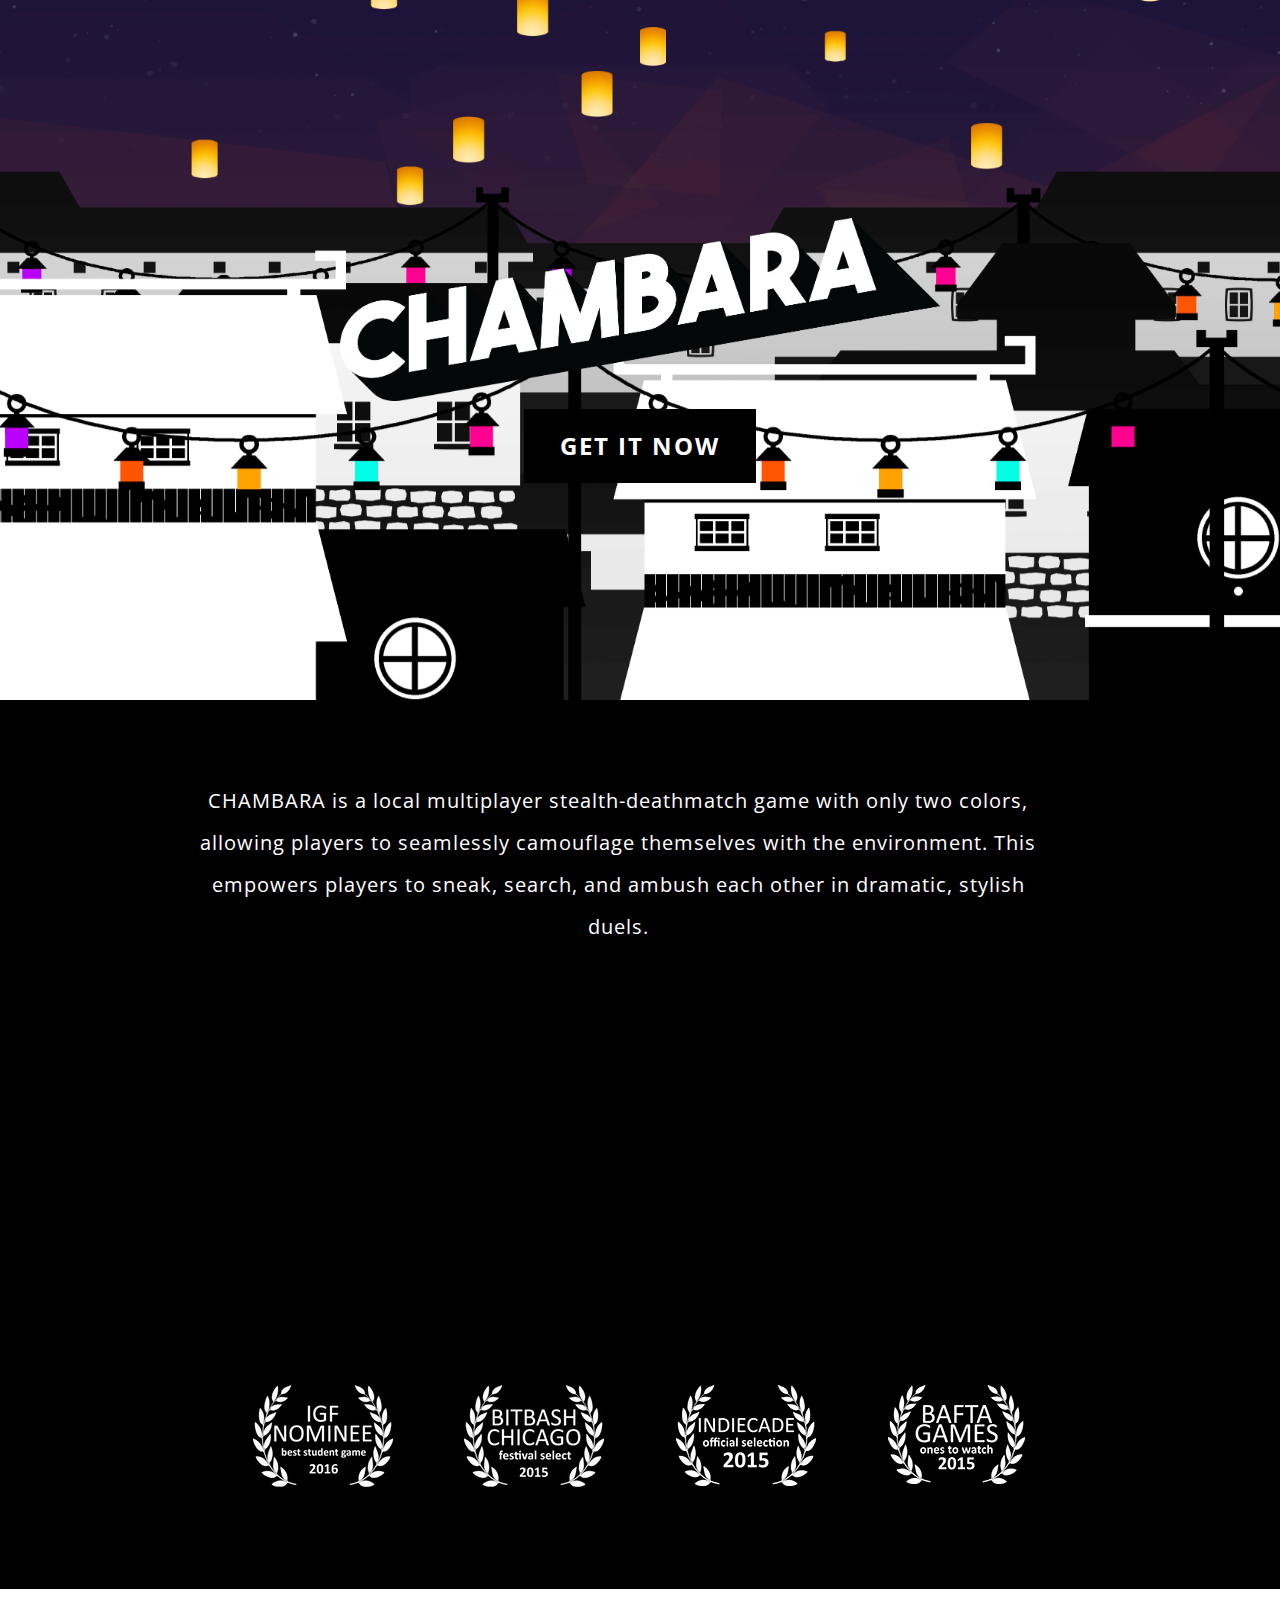
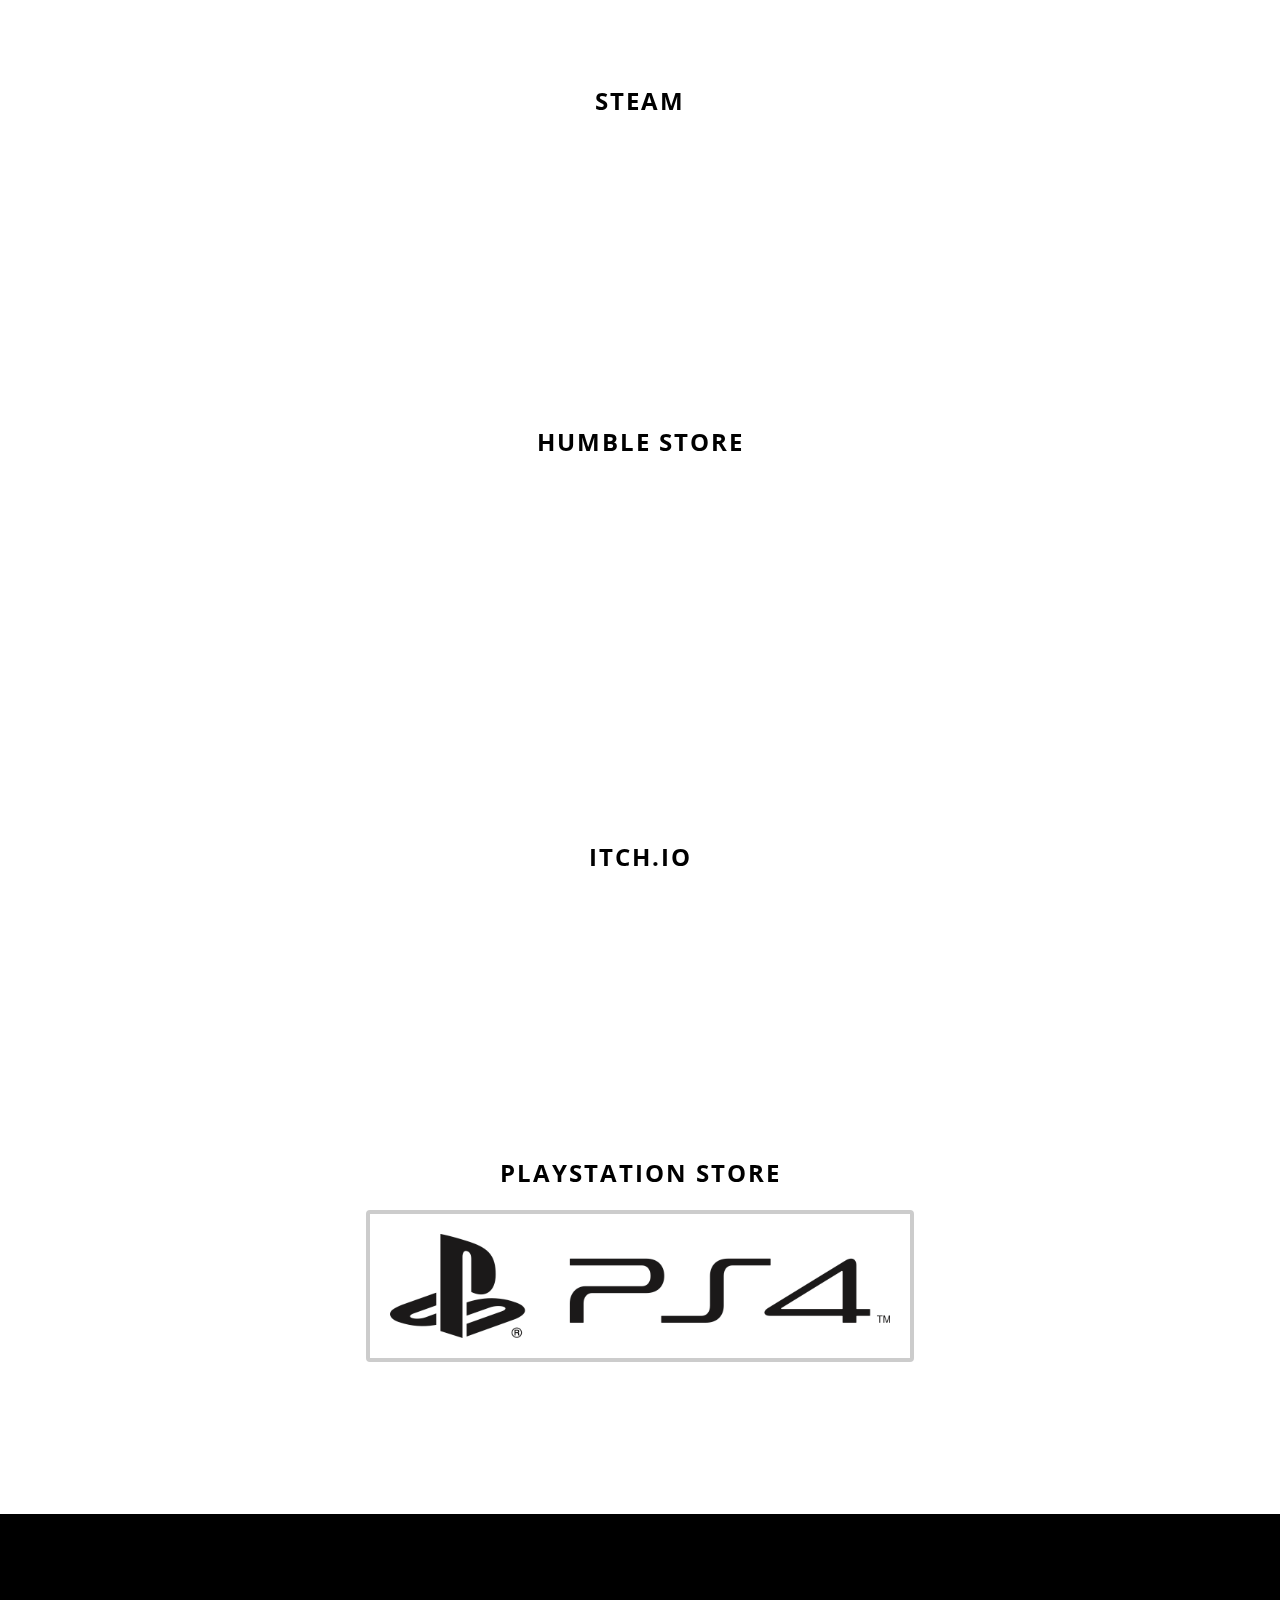
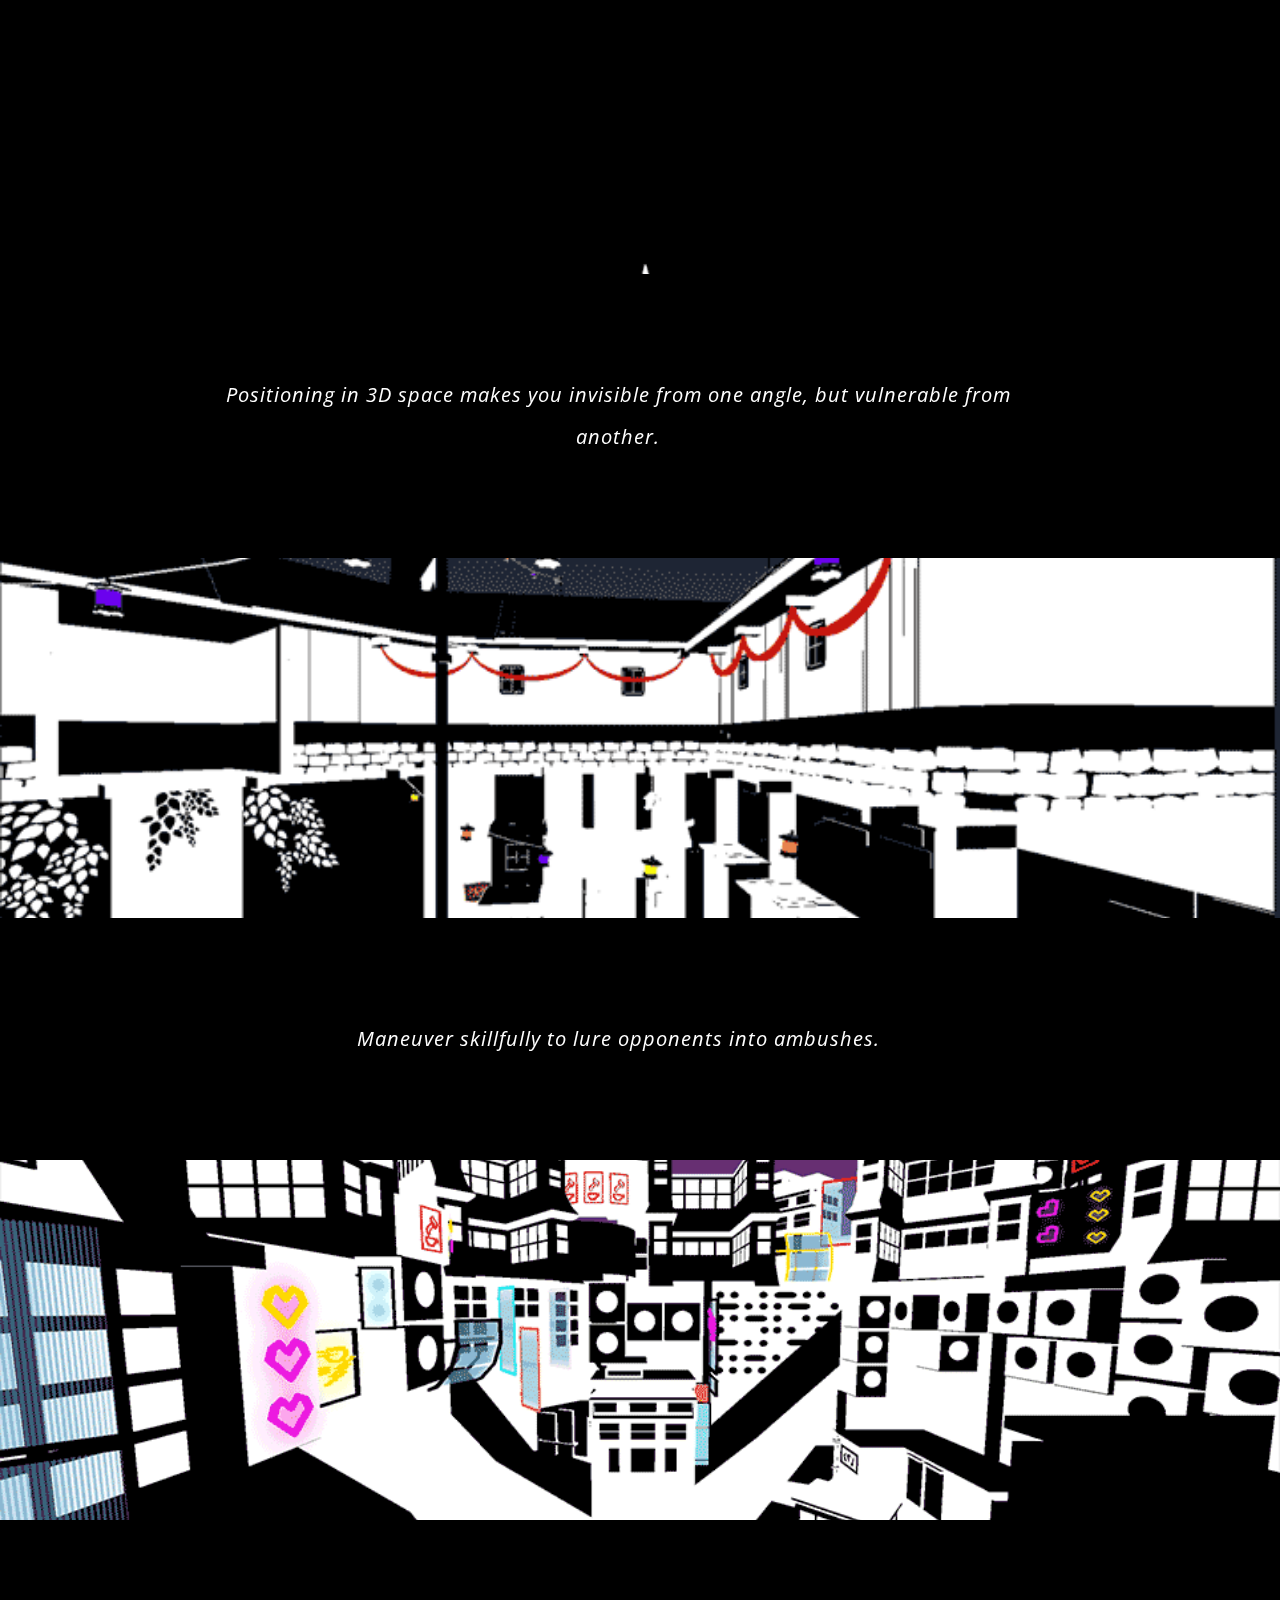
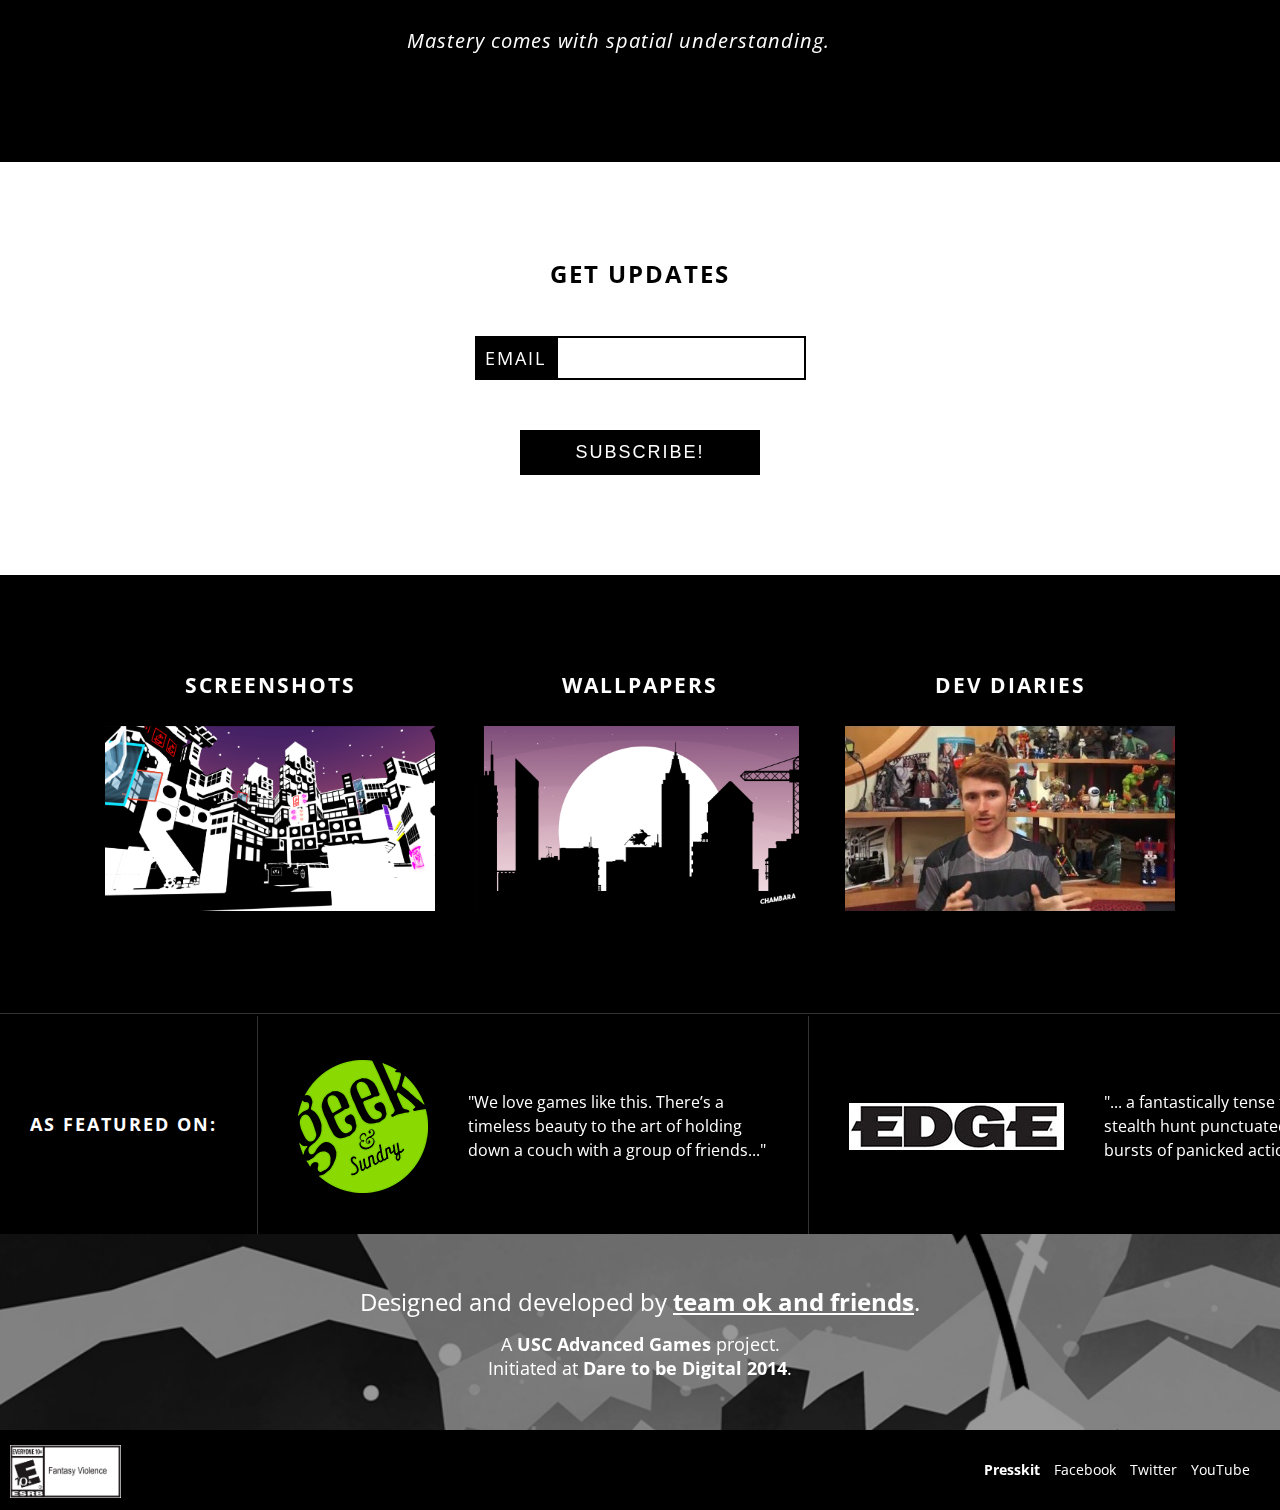
<file: index.html>
<!DOCTYPE html>
<html lang="en">
    <head>
        <!-- Designed and developed by Stephen Chen (http://stephenc.me/) -->
        <meta name="author" content="Stephen Chen">
        <meta charset="UTF-8">
        <meta name="viewport" content="width=device-width, initial-scale=1">
        <title>Chambara</title>
        <meta name="description" content="Chambara is a local multiplayer stealth-deathmatch game with only two colors, allowing players to seamlessly camouflage themselves with the environment. This empowers players to sneak, search, and ambush each other in dramatic, stylish duels.">
        <meta name="keywords" content="Chambara, Chambara Game, Team OK, videogames, Dare to be Digital, USC Games, USC, Overly Kinetic, multiplayer games, indie games, local multiplayer, stealth">
        <link rel="icon" href="favicon.ico">
        <link href='https://fonts.googleapis.com/css?family=Open+Sans:400,600,700' rel='stylesheet' type='text/css'>
        <link rel="stylesheet" href="css/main.css">
    </head>
    <body>

        <!-- TODO: preload images until videos load, parallax on the screenshots, add option to subscribe to newsletter only, add links to laurels, GA -->

        <div class="content">
            <section class="splash">
                <div class="calltoaction">
                    <img src="img/chambara.png" alt="Chambara" class="logo">
                    <a href="#platforms" id="download-link">Get It Now</a>
                </div>
                <ul class="scene" id="scene">
                    <li class="layer" data-depth="0.00"><img src="img/splash/0_sky_back_lossy.png"></li>
                    <li class="layer" data-depth="0.10"><img src="img/splash/1_lanterns_floating_lossy.png"></li>
                    <li class="layer" data-depth="0.20"><img src="img/splash/2_buildings_back_lossy.png"></li>
                    <li class="layer" data-depth="0.30"><img src="img/splash/3_lanterns_back_lossy.png"></li>
                    <li class="layer" data-depth="0.40"><img src="img/splash/4_buildings_middle_lossy.png"></li>
                    <li class="layer" data-depth="0.50"><img src="img/splash/5_buildings_front_lossy.png"></li>
                    <li class="layer" data-depth="0.60"><img src="img/splash/6_lanterns_front_lossy.png"></li>
                </ul>
            </section>
            <section class="oneliner">
                <p><strong>Chambara</strong> is a local multiplayer stealth-deathmatch game with only two colors, allowing players to seamlessly camouflage themselves with the environment. This empowers players to sneak, search, and ambush each other in dramatic, stylish duels.</p>
                <iframe src="https://www.youtube.com/embed/ftZSOiRy698" frameborder="0" allowfullscreen class="video" id="video"></iframe>
                <div class="awards">
                    <div class="award"><img src="img/awards/igf_neg.png" alt="IGF Nominee Best Student Game 2016"></div>
                    <div class="award"><img src="img/awards/bitbash_neg.png" alt="Bit Bash Chicago Festival Select 2015"></div>
                    <div class="award"><img src="img/awards/indiecade_neg.png" alt="Indiecade Official Selection 2015"></div>
                    <div class="award"><img src="img/awards/bafta_neg.png" alt="BAFTA Games Ones To Watch 2015"></div>
                </div>
            </section>

            <section class="platforms" id="platforms">
                <div class="stores">
                    <div class="iframe-wrapper">
                        <h1>Steam</h1>
                        <iframe src="http://store.steampowered.com/widget/745790/" frameborder="0" width="646" height="190"></iframe>
                    </div>
                    <div class="iframe-wrapper">
                        <h1>Humble Store</h1>
                        <iframe src="https://www.humblebundle.com/widget/v2/product/chambaraonhumble/DZNZ4BiSIj?theme=light" width="526" height="264" style="border: none;" scrolling="no" frameborder="0"></iframe>
                    </div>
                    <div class="iframe-wrapper">
                        <h1>itch.io</h1>
                        <iframe frameborder="0" src="https://itch.io/embed/185305?border_width=0&bg_color=000000&fg_color=ffffff&link_color=892098&border_color=892098" width="550" height="165"></iframe>
                    </div>
                    <div class="iframe-wrapper">
                        <h1>PlayStation Store</h1>
                        <a href="https://www.playstation.com/en-us/games/chambara-ps4/"><img class="ps4" src="/img/platforms/PS4.png" alt="PlayStation 4"></a>
                    </div>  
                </div>
                <!--
                <div class="platform-logos">
                    <div class="ps4-info">
                        <h1>PS4</h1>
                        <a href="https://www.playstation.com/en-us/games/chambara-ps4/"><img class="ps4" src="/img/platforms/PS4.png" alt="PlayStation 4"></a>
                        <h1>July 26, 2016</h1>
                    </div>
                    <div class="xbone-info">
                        <a href="http://xbox.com"><img class="xbone" src="/img/platforms/Xbox_One_logo.svg.png" alt="Xbox One"></a>
                        <h1>Coming soon</h1>
                    </div>
                </div>
                -->
            </section>

            <section class="thegame">
                <div class="parallax-window coremechanic" style="background-image: url('img/movies/coremechanic.gif');"></div>
                <div class="blurb"><p>Positioning in 3D space makes you invisible from one angle, but vulnerable from another.</p></div>
                <div class="parallax-window" style="background-image: url('img/movies/1_level_left.gif');"></div>
                <div class="blurb"><p>Maneuver skillfully to lure opponents into ambushes.</p></div>
                <div class="parallax-window" style="background-image: url('img/movies/0_level.gif');"></div>
                <div class="blurb"><p>Mastery comes with spatial understanding.</p></div>
            </section>

            <section class="download" id="download">
                <!-- TODO: separate email lists for "I want updates" or "I don't want updates." -->
                <h1>Get Updates</h1>

                <!-- Begin MailChimp Signup Form -->
                <div id="mc_embed_signup">
                <form action="//chambaragame.us11.list-manage.com/subscribe/post?u=33d7d604fd184949508f25483&amp;id=54ca3c2076" method="post" id="mc-embedded-subscribe-form" name="mc-embedded-subscribe-form" class="validate" target="_blank" novalidate>
                    <div id="mc_embed_signup_scroll">
                	<!-- <h2>Subscribe to our mailing list</h2>
                <div class="indicates-required"><span class="asterisk">*</span> indicates required</div> -->
                <div class="mc-field-group">
                	<label for="mce-EMAIL" class="email-label">Email <!--<span class="asterisk">*</span>-->
                </label>
                	<input type="email" value="" name="EMAIL" class="required email" id="mce-EMAIL">
                </div>
                <!-- <div class="mc-field-group input-group">
                    <strong>Subscribe to Chambara emails and updates? </strong>
                    <ul class="subscription"><li><input type="checkbox" value="1" name="group[9653][1]" id="mce-group[9653]-9653-0" checked><label for="mce-group[9653]-9653-0">Subscribe me to Chambara updates!</label></li>
                </ul>
                </div> -->
                	<div id="mce-responses" class="clear">
                		<div class="response" id="mce-error-response" style="display:none"></div>
                		<div class="response" id="mce-success-response" style="display:none"></div>
                	</div>    <!-- real people should not fill this in and expect good things - do not remove this or risk form bot signups-->
                    <div style="position: absolute; left: -5000px;"><input type="text" name="b_33d7d604fd184949508f25483_54ca3c2076" tabindex="-1" value=""></div>
                    <div class="clear"><input type="submit" value="Subscribe!" name="subscribe" id="mc-embedded-subscribe" class="button"></div>
                    </div>
                </form>
                </div>
                <!--End mc_embed_signup-->

            </section>

            <section class="media">
                <div class="media-links">
                    <div>
                        <h1>Screenshots</h1>
                        <a href="http://chambara-presskit.azurewebsites.net/#images"><img src="/img/screenshot.png" alt="Chambara screenshots"></a>
                    </div>
                    <div>
                        <h1>Wallpapers</h1>
                        <a href="https://imgur.com/a/KtBc5"><img src="/img/wallpaper.png" alt="Chambara wallpapers"></a>
                    </div>
                    <div>
                        <h1>Dev Diaries</h1>
                        <a href="https://www.youtube.com/playlist?list=PLqKkQ8gur2DLPFU0DzsknJdbou43rXl_T"><img src="/img/devdiary.jpg" alt="Chambara Dev Diaries"></a>
                    </div>
                </div>
            </section>

            <section class="asfeaturedon">
                <h1>As Featured On:</h1>
                <ul class="features">
                    <li><img src="img/asfeaturedon/geek_and_sundry.png" alt="Geek and Sundry"><p>"We love games like this. There’s a timeless beauty to the art of holding down a couch with a group of friends..."</p></li>
                    <li><img src="img/asfeaturedon/edge.jpg" alt="Edge"><p>"... a fantastically tense firstperson stealth hunt punctuated by intense bursts of panicked action."</p></li>
                    <li><img src="img/asfeaturedon/gamasutra.png" alt="Gamasutra"><p>"Its limited color palette doesn't simply look beautiful­­ – it's an essential feature of the gameplay."</p></li>
                    <li><img src="img/asfeaturedon/kill_screen.jpg" alt="Kill Screen"><p>"Chambara is the Samurai Jack game of our Cubo-Futurist dreams."</p></li>
                    <li><img src="img/asfeaturedon/that_one_video_gamer.jpg" alt="That One Video Gamer"><p>"... one of the most fun and interesting multiplayer games at the [Indiecade @ E3] show."</p></li>
                </ul>
            </section>

            <section class="team">
                <h1>Designed and developed by <a href="http://teamokgames.tumblr.com" target="_blank" id="friends-link">team ok and friends</a>.</h1>
                <div class="info">A <a href="http://games.usc.edu/">USC Advanced Games</a> project.</div>
                <div class="info">Initiated at <a href="http://www.daretobedigital.com/265_Dare-To-Be-Digital-2014-Games.html">Dare to be Digital 2014</a>.</div>
                <div class="overlay"></div>
            </section>

            <section class="friends" id="friends">
                <div class="close">close</div>
                <!-- <h1>The Team</h1> -->
                <ul>
                    <li>Eamon Barkhordarian</li>
                    <li>Nikhil Bedi</li>
                    <li>Joseph Boman</li>
                    <li><a href="https://www.behance.net/alexburt3d">Alex Burt</a></li>
                    <li>Amos Byon</li>
                    <li><a href="https://www.behance.net/SCDevy">Stephen Chen</a></li>
                    <li>Jesse Chand</li>
                    <li>Austin DeVries</li>
                    <li><a href="http://andreduvoisin.com/">Andre Duvoisin</a></li>
                    <li><a href="https://twitter.com/estebanthinks">Esteban Fajardo</a></li>
                    <li><a href="https://twitter.com/alecfa">Alec Faulkner</a></li>
                    <li><a ref="https://twitter.com/foxyredspecs">Catherine Fox</a></li>
                    <li><a href="https://twitter.com/tommyhoffmann2">Tommy Hoffmann</a></li>
                </ul>
                <ul>
                    <li><a href="http://yotation.tumblr.com/">Yotty Kim</a></li>
                    <li><a href="http://mkremins.github.io/">Max Kreminski</a></li>
                    <li>Valerie Li</li>
                    <li>Jack Lucas</li>
                    <li><a href="http://www.anothergamedesigner.com/">Napoleon Martinez</a></li>
                    <li>Eric Nelson</li>
                    <li>Nikita Prasad</li>
                    <li><a href="http://mattdwshin.weebly.com/">Matthew Shin</a></li>
                    <li>Sivani Sivani</li>
                    <li>Wynston Stanback</li>
                    <li>Cathy Trang</li>
                    <li><a href="http://www.zachvp.com/">Zach Vega-Perkins</a></li>
                    <li><a href="https://twitter.com/ThatKevinWong">Kevin Wong</a></li>
                </ul>
            </section>

            <footer class="footer">
                <img class="esrb" src="/img/Chambara_rating_slate.png" alt="">
                <ul class="socialmedia">
                    <li><a href="http://presskit.chambaragame.com" target="_blank" class="bold">Presskit</a></li>
                    <li><a href="https://www.facebook.com/teamokgames" target="_blank">Facebook</a></li>
                    <li><a href="https://twitter.com/teamokgames" target="_blank">Twitter</a></li>
                    <li><a href="https://www.youtube.com/channel/UC_h0Xj5jWJ9Xkr5FjEb4gDA" target="_blank">YouTube</a></li>
                </ul>
            </footer>
        </div>
        <script src="//ajax.googleapis.com/ajax/libs/jquery/1.11.0/jquery.min.js"></script>
        <script src="js/parallax.js"></script>
        <script src="js/main.js"></script>
        <script>
            (function(i,s,o,g,r,a,m){i['GoogleAnalyticsObject']=r;i[r]=i[r]||function(){
            (i[r].q=i[r].q||[]).push(arguments)},i[r].l=1*new Date();a=s.createElement(o),
            m=s.getElementsByTagName(o)[0];a.async=1;a.src=g;m.parentNode.insertBefore(a,m)
            })(window,document,'script','//www.google-analytics.com/analytics.js','ga');

            ga('create', 'UA-69160178-1', 'auto');
            ga('send', 'pageview');
        </script>
    </body>
</html>
</file>
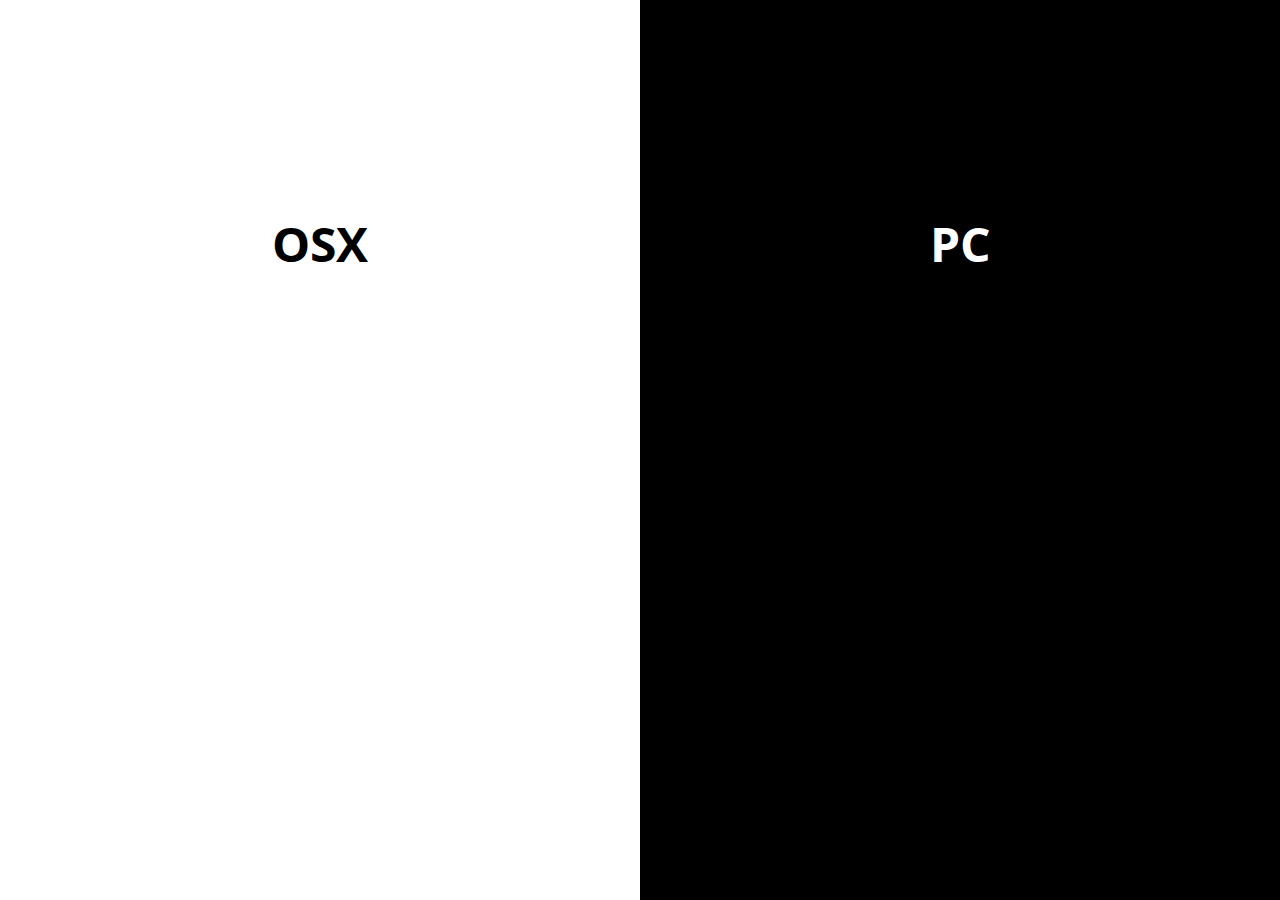
<file: downloads.html>
<!DOCTYPE html>
<html lang="en">
    <head>
        <!-- Designed and developed by Stephen Chen (http://stephenc.me/) -->
        <meta name="author" content="Stephen Chen">
        <meta charset="UTF-8">
        <meta name="viewport" content="width=device-width, initial-scale=1">
        <title>Chambara &middot; Download</title>
        <meta name="description" content="Download Chambara.">
        <link rel="icon" href="favicon.ico">
        <link href='https://fonts.googleapis.com/css?family=Open+Sans:400,600,700' rel='stylesheet' type='text/css'>
        <style>
            html, body {
                width: 100%; height: 100%;
                margin: 0; padding: 0;
                font-family: 'Open Sans', Helvetica Neue, Helvetica, Arial, sans-serif;
                font-size: 0;
                text-align: center;
                background: #000;
                color: #fff;
            }
            .osx, .pc {
                width: 50%; height: 100%;
                display: inline-block;
                font-size: 48px;
                font-weight: 700;
                text-decoration: none;
            }
            .osx>span, .pc>span {
                margin-top: 33%;
                display: block;
            }
            .osx {
                background: #fff;
                color: #000;
            }
            .pc {
                background: #000;
                color: #fff;
            }
        </style>
    </head>
    <body>
        <!-- TODO: do not allow download if on mobile -->
        <!-- <p>Stay tuned – we're preparing a fresh download for you! Check back <strong>October 22, 2015</strong>.</p>
        <p>&hearts; The Chambara Team</p> -->
        <a href="https://chambaragame.blob.core.windows.net/downloads/chambara_eatyourvegetables_osx.zip" class="osx"><span>OSX</span></a>
        <a href="https://chambaragame.blob.core.windows.net/downloads/chambara_eatyourvegetables_pc.zip" class="pc"><span>PC</span></a>

        <script>
            (function(i,s,o,g,r,a,m){i['GoogleAnalyticsObject']=r;i[r]=i[r]||function(){
            (i[r].q=i[r].q||[]).push(arguments)},i[r].l=1*new Date();a=s.createElement(o),
            m=s.getElementsByTagName(o)[0];a.async=1;a.src=g;m.parentNode.insertBefore(a,m)
            })(window,document,'script','//www.google-analytics.com/analytics.js','ga');

            ga('create', 'UA-69160178-1', 'auto');
            ga('send', 'pageview');
        </script>
    </body>
</html>
</file>
<file: css/main.css>
/* Page-specific styles for the main page. */
/* Common styles used throughout the site.
   Import this in a page-specific stylesheet to get all the default styles. */
/* Definitions of variables, mixins, etc. used throughout the site.
   You probably shouldn't import this directly in a page-specific stylesheet.
   Use _common.scss (which imports this file itself) instead. */
/* defaults */
/* ======== */
/* breakpoints */
/* =========== */
/* grid */
/* ==== */
/* mixins */
/* ====== */
/* line 5, ../../../../../Library/Ruby/Gems/2.0.0/gems/compass-core-1.0.3/stylesheets/compass/reset/_utilities.scss */
html, body, div, span, applet, object, iframe,
h1, h2, h3, h4, h5, h6, p, blockquote, pre,
a, abbr, acronym, address, big, cite, code,
del, dfn, em, img, ins, kbd, q, s, samp,
small, strike, strong, sub, sup, tt, var,
b, u, i, center,
dl, dt, dd, ol, ul, li,
fieldset, form, label, legend,
table, caption, tbody, tfoot, thead, tr, th, td,
article, aside, canvas, details, embed,
figure, figcaption, footer, header, hgroup,
menu, nav, output, ruby, section, summary,
time, mark, audio, video {
  margin: 0;
  padding: 0;
  border: 0;
  font: inherit;
  font-size: 100%;
  vertical-align: baseline;
}

/* line 22, ../../../../../Library/Ruby/Gems/2.0.0/gems/compass-core-1.0.3/stylesheets/compass/reset/_utilities.scss */
html {
  line-height: 1;
}

/* line 24, ../../../../../Library/Ruby/Gems/2.0.0/gems/compass-core-1.0.3/stylesheets/compass/reset/_utilities.scss */
ol, ul {
  list-style: none;
}

/* line 26, ../../../../../Library/Ruby/Gems/2.0.0/gems/compass-core-1.0.3/stylesheets/compass/reset/_utilities.scss */
table {
  border-collapse: collapse;
  border-spacing: 0;
}

/* line 28, ../../../../../Library/Ruby/Gems/2.0.0/gems/compass-core-1.0.3/stylesheets/compass/reset/_utilities.scss */
caption, th, td {
  text-align: left;
  font-weight: normal;
  vertical-align: middle;
}

/* line 30, ../../../../../Library/Ruby/Gems/2.0.0/gems/compass-core-1.0.3/stylesheets/compass/reset/_utilities.scss */
q, blockquote {
  quotes: none;
}
/* line 103, ../../../../../Library/Ruby/Gems/2.0.0/gems/compass-core-1.0.3/stylesheets/compass/reset/_utilities.scss */
q:before, q:after, blockquote:before, blockquote:after {
  content: "";
  content: none;
}

/* line 32, ../../../../../Library/Ruby/Gems/2.0.0/gems/compass-core-1.0.3/stylesheets/compass/reset/_utilities.scss */
a img {
  border: none;
}

/* line 116, ../../../../../Library/Ruby/Gems/2.0.0/gems/compass-core-1.0.3/stylesheets/compass/reset/_utilities.scss */
article, aside, details, figcaption, figure, footer, header, hgroup, main, menu, nav, section, summary {
  display: block;
}

/* line 8, ../sass/_common.scss */
.media {
  background: #000;
  color: #fff;
}

/* line 13, ../sass/_common.scss */
.download, .platforms {
  background: #fff;
  color: #000;
}

/* line 18, ../sass/_common.scss */
body {
  font-family: "Open Sans", "Futura", "Helvetica Neue", Helvetica, Arial, sans-serif;
  font-size: 16px;
  background: #000;
  color: #fff;
}

/* line 25, ../sass/_common.scss */
header {
  background-color: #000;
  background-image: url('[data-uri]');
  background-size: 100%;
  background-image: -moz-linear-gradient(90deg, #e27b84, #5f2d6a);
  background-image: -webkit-linear-gradient(90deg, #e27b84, #5f2d6a);
  background-image: linear-gradient(0deg, #e27b84, #5f2d6a);
  padding: 50px 0;
  text-align: center;
}
/* line 31, ../sass/_common.scss */
header img {
  min-width: 320px;
  width: 33%;
}

/* line 37, ../sass/_common.scss */
.footer {
  height: 80px;
  background: #000;
  line-height: 80px;
  font-size: 14px;
}
/* line 43, ../sass/_common.scss */
.footer .esrb {
  display: inline-block;
  height: 53px;
  margin-left: 10px;
  vertical-align: middle;
}
/* line 50, ../sass/_common.scss */
.footer .socialmedia {
  margin-right: 30px;
  display: inline-block;
  vertical-align: middle;
  float: right;
}
/* line 56, ../sass/_common.scss */
.footer .socialmedia .bold {
  font-weight: bold;
}
/* line 60, ../sass/_common.scss */
.footer .socialmedia li {
  margin-left: 10px;
  display: inline-block;
  text-decoration: none;
  list-style: none;
}
/* line 66, ../sass/_common.scss */
.footer .socialmedia li a {
  color: #fff;
  text-decoration: none;
}

/* SPLASH */
/* line 8, ../sass/main.scss */
.splash {
  width: 100%;
  height: 250px;
  position: relative;
  overflow: hidden;
  background: #fff;
}
@media (min-width: 480px) {
  /* line 8, ../sass/main.scss */
  .splash {
    height: 300px;
  }
  /* line 18, ../sass/main.scss */
  .splash .calltoaction {
    width: 400px !important;
    height: 200px !important;
  }
  /* line 22, ../sass/main.scss */
  .splash a {
    height: 60px !important;
    padding: 0 28px !important;
    font-size: 18px !important;
    line-height: 60px !important;
  }
}
@media (min-width: 768px) {
  /* line 8, ../sass/main.scss */
  .splash {
    height: 400px;
  }
}
@media (min-width: 1024px) {
  /* line 8, ../sass/main.scss */
  .splash {
    height: 550px;
  }
  /* line 35, ../sass/main.scss */
  .splash .calltoaction {
    width: 600px !important;
    height: 265px !important;
  }
  /* line 38, ../sass/main.scss */
  .splash a {
    height: 74px !important;
    padding: 0 36px !important;
    font-size: 24px !important;
    line-height: 74px !important;
  }
}
@media (min-width: 1280px) {
  /* line 8, ../sass/main.scss */
  .splash {
    height: 700px;
  }
}
/* line 49, ../sass/main.scss */
.splash .calltoaction {
  margin: auto;
  padding: 0;
  position: absolute;
  top: 0;
  right: 0;
  bottom: 0;
  left: 0;
  width: 300px;
  height: 150px;
  text-align: center;
  z-index: 2;
}
/* line 55, ../sass/main.scss */
.splash .calltoaction .logo {
  width: 100%;
}
/* line 60, ../sass/main.scss */
.splash .calltoaction a {
  width: auto;
  height: 50px;
  margin: 6px auto 0 auto;
  padding: 0 24px;
  display: inline-block;
  font-size: 16px;
  font-weight: 700;
  text-align: center;
  text-decoration: none;
  text-transform: uppercase;
  line-height: 50px;
  letter-spacing: 2px;
  background: #000;
  color: #fff;
}
/* line 75, ../sass/main.scss */
.splash .calltoaction a:hover {
  background: #fff;
  color: #000;
}
/* line 82, ../sass/main.scss */
.splash .scene {
  width: 100%;
  height: 100%;
  overflow: hidden;
}
/* line 86, ../sass/main.scss */
.splash .scene .layer {
  width: 100%;
  height: 100%;
}
/* line 90, ../sass/main.scss */
.splash .scene .layer > img {
  margin: auto;
  padding: 0;
  position: absolute;
  top: 0;
  right: 0;
  bottom: 0;
  left: 0;
  width: 125%;
  left: -12.5%;
}

/* ONE LINER */
/* line 100, ../sass/main.scss */
.oneliner {
  max-width: 100%;
  margin-left: auto;
  margin-right: auto;
  text-align: center;
}
/* line 12, ../../../../../Library/Ruby/Gems/2.0.0/gems/susy-2.2.12/sass/susy/output/support/_clearfix.scss */
.oneliner:after {
  content: " ";
  display: block;
  clear: both;
}
/* line 107, ../sass/main.scss */
.oneliner p {
  width: 83.05085%;
  float: left;
  margin-right: 1.69492%;
  margin: 0;
  padding: 60px 6.77966%;
  position: relative;
  font-size: 16px;
  line-height: 42px;
  letter-spacing: 1px;
  z-index: 1;
}
@media (min-width: 768px) {
  /* line 107, ../sass/main.scss */
  .oneliner p {
    width: 66.10169%;
    float: left;
    margin-right: 1.69492%;
    padding: 80px 15.25424% 0 15.25424%;
    font-size: 20px;
  }
}
/* line 121, ../sass/main.scss */
.oneliner p strong {
  text-transform: uppercase;
}
/* line 126, ../sass/main.scss */
.oneliner .awards {
  display: -webkit-flex;
  display: flex;
  -webkit-flex-flow: row wrap;
  flex-flow: row wrap;
  -webkit-justify-content: center;
  justify-content: center;
  margin-left: auto;
  margin-right: auto;
  padding-bottom: 70px;
  width: 66%;
}
/* line 136, ../sass/main.scss */
.oneliner .award {
  margin-bottom: 30px;
  min-width: 172px;
  width: 25%;
}

/* line 142, ../sass/main.scss */
.video {
  width: 560px;
  height: 315px;
  max-width: 90%;
  padding: 40px 0 80px 0;
  display: inline-block;
}

/* THE GAME */
/* line 154, ../sass/main.scss */
.thegame .parallax-window {
  height: 360px;
  background-size: cover;
  background-position: center;
}
/* line 162, ../sass/main.scss */
.thegame .parallax-window.coremechanic {
  background-size: cover;
  max-width: 925px;
  margin-left: auto;
  margin-right: auto;
}
/* line 169, ../sass/main.scss */
.thegame .blurb {
  max-width: 100%;
  margin-left: auto;
  margin-right: auto;
}
/* line 12, ../../../../../Library/Ruby/Gems/2.0.0/gems/susy-2.2.12/sass/susy/output/support/_clearfix.scss */
.thegame .blurb:after {
  content: " ";
  display: block;
  clear: both;
}
/* line 172, ../sass/main.scss */
.thegame .blurb p {
  width: 83.05085%;
  float: left;
  margin-right: 1.69492%;
  margin: 0;
  padding: 80px 6.77966%;
  position: relative;
  font-size: 16px;
  font-style: italic;
  text-align: center;
  line-height: 42px;
  letter-spacing: 1px;
  z-index: 1;
}
@media (min-width: 768px) {
  /* line 172, ../sass/main.scss */
  .thegame .blurb p {
    width: 66.10169%;
    float: left;
    margin-right: 1.69492%;
    padding: 100px 15.25424%;
    font-size: 20px;
  }
}

/* DOWNLOAD */
/* line 192, ../sass/main.scss */
.download {
  padding: 100px 30px;
  text-align: center;
}
/* line 197, ../sass/main.scss */
.download h1 {
  margin-bottom: 50px;
  font-size: 24px;
  font-weight: 700;
  text-transform: uppercase;
  letter-spacing: 2px;
}
/* line 205, ../sass/main.scss */
.download .mc-field-group {
  font-size: 0;
}
/* line 208, ../sass/main.scss */
.download .mc-field-group .email-label, .download .mc-field-group input {
  margin: 0;
  padding: 4px 8px;
  display: inline-block;
  font-size: 18px;
  vertical-align: middle;
  border: 2px solid #000;
}
/* line 215, ../sass/main.scss */
.download .mc-field-group .email-label {
  height: 32px;
  text-transform: uppercase;
  letter-spacing: 2px;
  line-height: 32px;
  background: #000;
  color: #fff;
}
/* line 223, ../sass/main.scss */
.download .mc-field-group input {
  width: 230px;
  height: 32px;
}
/* line 226, ../sass/main.scss */
.download .mc-field-group .subscription {
  padding-top: 10px;
  font-size: 16px;
}
/* line 229, ../sass/main.scss */
.download .mc-field-group .subscription input {
  width: 30px;
}
/* line 232, ../sass/main.scss */
.download .mc-field-group .subscription label {
  height: 32px;
  display: inline-block;
  vertical-align: top;
  line-height: 32px;
}
/* line 241, ../sass/main.scss */
.download #mc-embedded-subscribe {
  width: 240px;
  margin: 50px 0 0 0;
  padding: 12px 0;
  border: none;
  font-size: 18px;
  letter-spacing: 2px;
  text-transform: uppercase;
  background: #000;
  color: #fff;
}
/* line 251, ../sass/main.scss */
.download #mc-embedded-subscribe:hover {
  cursor: pointer;
}
/* line 256, ../sass/main.scss */
.download a, .download .subscribe {
  font-size: 14px;
}

/* MEDIA */
/* line 262, ../sass/main.scss */
.media {
  padding: 100px 30px;
  text-align: center;
  border-bottom: 1px solid rgba(255, 255, 255, 0.2);
}
/* line 268, ../sass/main.scss */
.media h1 {
  margin-bottom: 30px;
  font-size: 21px;
  font-weight: 700;
  text-transform: uppercase;
  letter-spacing: 2px;
}
/* line 276, ../sass/main.scss */
.media .media-links > div {
  display: inline-block;
  width: 30%;
}
/* line 281, ../sass/main.scss */
.media img {
  width: 90%;
  margin-left: auto;
  margin-right: auto;
}
@media (max-width: 768px) {
  /* line 288, ../sass/main.scss */
  .media .media-links > div {
    width: 100%;
  }
  /* line 291, ../sass/main.scss */
  .media .media-links > div:not(:last-child) {
    margin-right: 0;
    margin-bottom: 100px;
  }
}

/* PLATFORMS */
/* line 300, ../sass/main.scss */
.platforms {
  padding: 100px 30px;
  text-align: center;
}
/* line 305, ../sass/main.scss */
.platforms h1 {
  margin-bottom: 50px;
  font-size: 24px;
  font-weight: 700;
  text-transform: uppercase;
  letter-spacing: 2px;
}
/* line 313, ../sass/main.scss */
.platforms .platform-logos {
  margin-left: auto;
  margin-right: auto;
  width: 66%;
}
/* line 318, ../sass/main.scss */
.platforms .platform-logos img {
  display: inline-block;
  width: 50%;
  margin-bottom: 35px;
}
/* line 324, ../sass/main.scss */
.platforms .platform-logos .ps4-info {
  margin-bottom: 100px;
}
@media (max-width: 768px) {
  /* line 330, ../sass/main.scss */
  .platforms .platform-logos {
    width: 100%;
  }
}
@media (max-width: 480px) {
  /* line 336, ../sass/main.scss */
  .platforms .platform-logos {
    width: 80%;
  }
  /* line 339, ../sass/main.scss */
  .platforms .platform-logos img {
    display: block;
    width: 100%;
  }
}
/* line 346, ../sass/main.scss */
.platforms .iframe-wrapper {
  margin-bottom: 100px;
  text-align: center;
  width: 100%;
}
/* line 350, ../sass/main.scss */
.platforms .iframe-wrapper:last-of-type {
  margin-bottom: 50px !important;
}
/* line 353, ../sass/main.scss */
.platforms .iframe-wrapper img {
  border: 4px solid #ccc;
  border-radius: 4px;
  padding: 20px;
  width: 500px;
}
/* line 359, ../sass/main.scss */
.platforms .iframe-wrapper h1 {
  margin-bottom: 25px;
}
@media (max-width: 768px) {
  /* line 364, ../sass/main.scss */
  .platforms .iframe-wrapper img {
    width: 60% !important;
  }
}
@media (max-width: 480px) {
  /* line 369, ../sass/main.scss */
  .platforms .iframe-wrapper img {
    width: 80% !important;
  }
}

/* AS FEATURED ON */
/* line 376, ../sass/main.scss */
.asfeaturedon {
  height: 220px;
  width: 100%;
  text-align: left;
  line-height: 220px;
  background: #000;
  white-space: nowrap;
  overflow-x: auto;
  overflow-y: hidden;
}
/* line 386, ../sass/main.scss */
.asfeaturedon::-webkit-scrollbar {
  display: none;
}
/* line 390, ../sass/main.scss */
.asfeaturedon h1 {
  margin-left: 30px;
  float: left;
  font-size: 18px;
  font-weight: 700;
  letter-spacing: 2px;
  text-transform: uppercase;
}
/* line 399, ../sass/main.scss */
.asfeaturedon ul {
  height: 220px;
  width: 3140px;
  display: inline-block;
}
/* line 408, ../sass/main.scss */
.asfeaturedon ul li {
  height: 220px;
  display: inline-block;
  line-height: 220px;
  white-space: normal;
  float: left;
}
/* line 415, ../sass/main.scss */
.asfeaturedon ul li:before {
  content: "";
  width: 1px;
  height: 220px;
  margin-left: 40px;
  display: inline-block;
  text-align: center;
  vertical-align: middle;
  background: rgba(255, 255, 255, 0.2);
}
/* line 425, ../sass/main.scss */
.asfeaturedon ul li img, .asfeaturedon ul li p {
  padding-left: 40px;
  display: inline-block;
  vertical-align: middle;
}
/* line 431, ../sass/main.scss */
.asfeaturedon ul li p {
  width: 300px;
  font-size: 16px;
  line-height: 24px;
}

/* TEAM */
/* line 441, ../sass/main.scss */
.team {
  padding: 50px 20px;
  position: relative;
  font-size: 18px;
  line-height: 24px;
  text-align: center;
  background-image: url("../img/banner.jpg");
  background-size: cover;
  background-position: center;
  color: #fff;
}
/* line 452, ../sass/main.scss */
.team .overlay {
  position: absolute;
  top: 0;
  right: 0;
  bottom: 0;
  left: 0;
  background: rgba(0, 0, 0, 0.4);
  z-index: 0;
}
/* line 459, ../sass/main.scss */
.team * > a {
  font-weight: 700;
  text-decoration: none;
  color: inherit;
}
/* line 464, ../sass/main.scss */
.team #friends-link {
  text-decoration: underline;
}
/* line 468, ../sass/main.scss */
.team h1 {
  margin-bottom: 12px;
  position: relative;
  font-size: 24px;
  line-height: 36px;
  z-index: 1;
}
/* line 476, ../sass/main.scss */
.team .info {
  position: relative;
  z-index: 1;
}
/* line 481, ../sass/main.scss */
.team img {
  width: 140px;
  margin-top: 25px;
}

/* line 486, ../sass/main.scss */
.friends {
  position: fixed;
  top: 0;
  right: 0;
  bottom: 0;
  left: 0;
  font-size: 0;
  text-align: center;
  background: rgba(0, 0, 0, 0.94);
  overflow-y: scroll;
  z-index: 999999;
  display: none;
}
/* line 496, ../sass/main.scss */
.friends .close {
  position: absolute;
  top: 30px;
  right: 30px;
  font-size: 24px;
  text-transform: uppercase;
  cursor: pointer;
}
/* line 503, ../sass/main.scss */
.friends h1 {
  padding-top: 100px;
  font-size: 24px;
  font-weight: 700;
}
/* line 508, ../sass/main.scss */
.friends ul {
  width: 50%;
  padding: 150px 0;
  display: inline-block;
  font-size: 18px;
  line-height: 28px;
  letter-spacing: 1px;
  text-align: center;
}
/* line 518, ../sass/main.scss */
.friends ul li a {
  color: white;
}
</file>
